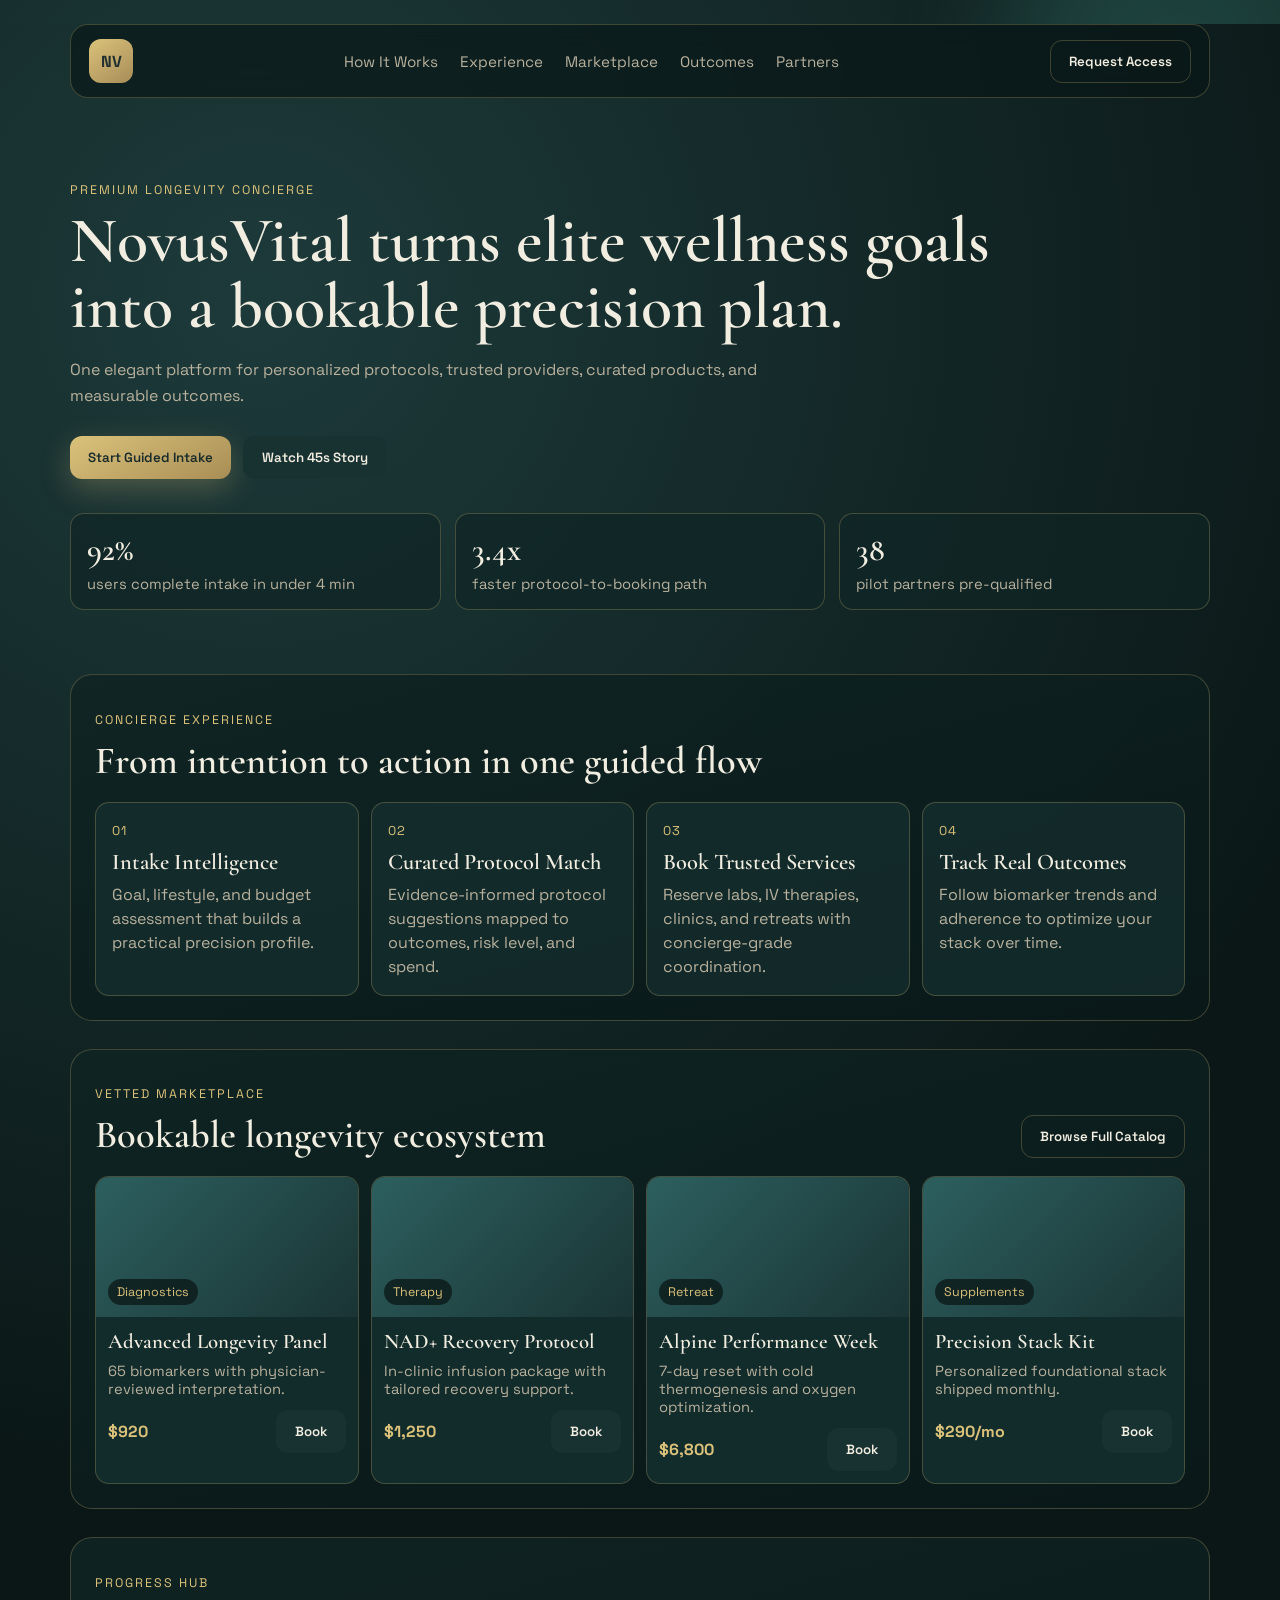
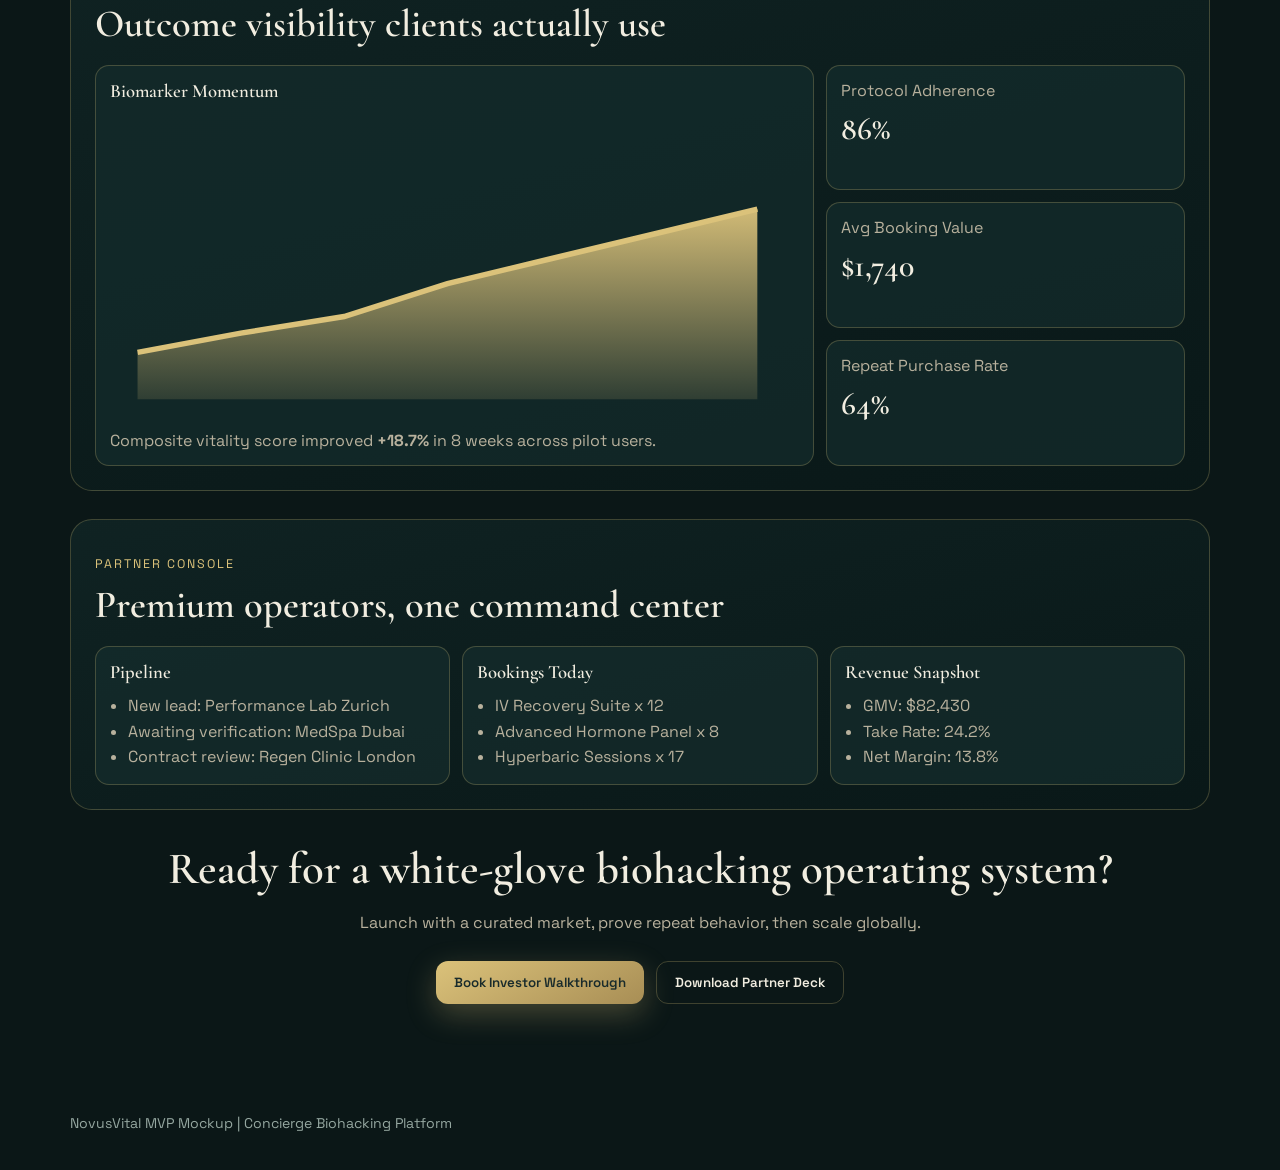
<file: index.html>
<!doctype html>
<html lang="en">
<head>
  <meta charset="UTF-8" />
  <meta name="viewport" content="width=device-width, initial-scale=1.0" />
  <title>NovusVital | Concierge Biohacking OS</title>
  <meta name="description" content="Premium biohacking concierge platform MVP mockup." />
  <link rel="preconnect" href="https://fonts.googleapis.com" />
  <link rel="preconnect" href="https://fonts.gstatic.com" crossorigin />
  <link href="https://fonts.googleapis.com/css2?family=Cormorant+Garamond:wght@500;600;700&family=Space+Grotesk:wght@400;500;600;700&display=swap" rel="stylesheet" />
  <link rel="stylesheet" href="styles.css" />
</head>
<body>
  <div class="bg-orb orb-one"></div>
  <div class="bg-orb orb-two"></div>

  <header class="site-header">
    <div class="brand">NV</div>
    <nav>
      <a href="plain-english.html">How It Works</a>
      <a href="#experience">Experience</a>
      <a href="#marketplace">Marketplace</a>
      <a href="#outcomes">Outcomes</a>
      <a href="#partners">Partners</a>
    </nav>
    <button class="btn btn-outline">Request Access</button>
  </header>

  <main>
    <section class="hero reveal">
      <p class="eyebrow">Premium Longevity Concierge</p>
      <h1>NovusVital turns elite wellness goals into a bookable precision plan.</h1>
      <p class="subcopy">One elegant platform for personalized protocols, trusted providers, curated products, and measurable outcomes.</p>
      <div class="hero-actions">
        <button class="btn btn-primary" id="openIntake">Start Guided Intake</button>
        <button class="btn btn-ghost" id="playDemo">Watch 45s Story</button>
      </div>
      <div class="hero-metrics">
        <article>
          <h3>92%</h3>
          <p>users complete intake in under 4 min</p>
        </article>
        <article>
          <h3>3.4x</h3>
          <p>faster protocol-to-booking path</p>
        </article>
        <article>
          <h3>38</h3>
          <p>pilot partners pre-qualified</p>
        </article>
      </div>
    </section>

    <section id="experience" class="panel reveal">
      <div class="panel-head">
        <p class="eyebrow">Concierge Experience</p>
        <h2>From intention to action in one guided flow</h2>
      </div>
      <div class="journey-grid">
        <article class="journey-card">
          <span>01</span>
          <h3>Intake Intelligence</h3>
          <p>Goal, lifestyle, and budget assessment that builds a practical precision profile.</p>
        </article>
        <article class="journey-card">
          <span>02</span>
          <h3>Curated Protocol Match</h3>
          <p>Evidence-informed protocol suggestions mapped to outcomes, risk level, and spend.</p>
        </article>
        <article class="journey-card">
          <span>03</span>
          <h3>Book Trusted Services</h3>
          <p>Reserve labs, IV therapies, clinics, and retreats with concierge-grade coordination.</p>
        </article>
        <article class="journey-card">
          <span>04</span>
          <h3>Track Real Outcomes</h3>
          <p>Follow biomarker trends and adherence to optimize your stack over time.</p>
        </article>
      </div>
    </section>

    <section id="marketplace" class="panel reveal">
      <div class="panel-head split">
        <div>
          <p class="eyebrow">Vetted Marketplace</p>
          <h2>Bookable longevity ecosystem</h2>
        </div>
        <button class="btn btn-outline">Browse Full Catalog</button>
      </div>
      <div class="market-grid" id="marketGrid"></div>
    </section>

    <section id="outcomes" class="panel reveal outcomes">
      <div class="panel-head">
        <p class="eyebrow">Progress Hub</p>
        <h2>Outcome visibility clients actually use</h2>
      </div>
      <div class="outcomes-layout">
        <article class="chart-card">
          <h3>Biomarker Momentum</h3>
          <svg viewBox="0 0 500 220" class="line-chart" aria-label="Biomarker chart">
            <defs>
              <linearGradient id="lineGrad" x1="0" x2="0" y1="0" y2="1">
                <stop offset="0%" stop-color="#dbc27a" stop-opacity="0.95" />
                <stop offset="100%" stop-color="#dbc27a" stop-opacity="0.15" />
              </linearGradient>
            </defs>
            <polyline points="20,176 95,162 170,150 245,126 320,108 395,90 470,72" fill="none" stroke="#dbc27a" stroke-width="4" />
            <polygon points="20,176 95,162 170,150 245,126 320,108 395,90 470,72 470,210 20,210" fill="url(#lineGrad)" />
          </svg>
          <p>Composite vitality score improved <strong>+18.7%</strong> in 8 weeks across pilot users.</p>
        </article>
        <article class="kpi-stack">
          <div class="kpi">
            <p>Protocol Adherence</p>
            <h3>86%</h3>
          </div>
          <div class="kpi">
            <p>Avg Booking Value</p>
            <h3>$1,740</h3>
          </div>
          <div class="kpi">
            <p>Repeat Purchase Rate</p>
            <h3>64%</h3>
          </div>
        </article>
      </div>
    </section>

    <section id="partners" class="panel reveal">
      <div class="panel-head">
        <p class="eyebrow">Partner Console</p>
        <h2>Premium operators, one command center</h2>
      </div>
      <div class="partner-console">
        <article>
          <h3>Pipeline</h3>
          <ul>
            <li>New lead: Performance Lab Zurich</li>
            <li>Awaiting verification: MedSpa Dubai</li>
            <li>Contract review: Regen Clinic London</li>
          </ul>
        </article>
        <article>
          <h3>Bookings Today</h3>
          <ul>
            <li>IV Recovery Suite x 12</li>
            <li>Advanced Hormone Panel x 8</li>
            <li>Hyperbaric Sessions x 17</li>
          </ul>
        </article>
        <article>
          <h3>Revenue Snapshot</h3>
          <ul>
            <li>GMV: $82,430</li>
            <li>Take Rate: 24.2%</li>
            <li>Net Margin: 13.8%</li>
          </ul>
        </article>
      </div>
    </section>

    <section class="cta reveal">
      <h2>Ready for a white-glove biohacking operating system?</h2>
      <p>Launch with a curated market, prove repeat behavior, then scale globally.</p>
      <div class="hero-actions">
        <button class="btn btn-primary">Book Investor Walkthrough</button>
        <button class="btn btn-outline">Download Partner Deck</button>
      </div>
    </section>
  </main>

  <div class="modal" id="intakeModal" aria-hidden="true">
    <div class="modal-card">
      <button class="close" id="closeIntake" aria-label="Close">x</button>
      <p class="eyebrow">Guided Intake Preview</p>
      <h3>What is your primary outcome over the next 90 days?</h3>
      <div class="choices" id="choices">
        <button data-label="Energy and Recovery">Energy and Recovery</button>
        <button data-label="Fat Loss and Metabolic Health">Fat Loss and Metabolic Health</button>
        <button data-label="Focus and Cognitive Performance">Focus and Cognitive Performance</button>
        <button data-label="Longevity Optimization">Longevity Optimization</button>
      </div>
      <p class="choice-output" id="choiceOutput">Select one to preview your profile pathway.</p>
    </div>
  </div>

  <div class="modal" id="storyModal" aria-hidden="true">
    <div class="story-card">
      <button class="close" id="closeStory" aria-label="Close">x</button>
      <div class="story-layout">
        <div>
          <p class="eyebrow">45s Product Story</p>
          <p class="story-pill" id="storyLabel">Problem Framing</p>
          <h3 id="storyTitle">From scattered wellness spending to one clear plan.</h3>
          <p class="story-copy" id="storyCopy">High-intent users waste money across fragmented providers, disconnected data, and unverified options.</p>
          <div class="story-progress-track" aria-hidden="true">
            <div class="story-progress-fill" id="storyProgress"></div>
          </div>
          <div class="story-meta">
            <p class="story-step" id="storyStep">Scene 1 of 6</p>
            <p class="story-timer" id="storyTimer">00:45</p>
          </div>
          <div class="story-dots" id="storyDots" aria-hidden="true"></div>
        </div>
        <aside class="story-insight">
          <p class="insight-label">Scene Signal</p>
          <h4 id="storyStat">$0</h4>
          <p id="storyHint">A concise metric callout appears here for each scene.</p>
        </aside>
      </div>
      <div class="hero-actions">
        <button class="btn btn-outline" id="storyPrev">Previous</button>
        <button class="btn btn-primary" id="storyNext">Next</button>
      </div>
    </div>
  </div>

  <footer>
    <p>NovusVital MVP Mockup | Concierge Biohacking Platform</p>
  </footer>

  <script src="script.js"></script>
</body>
</html>
</file>
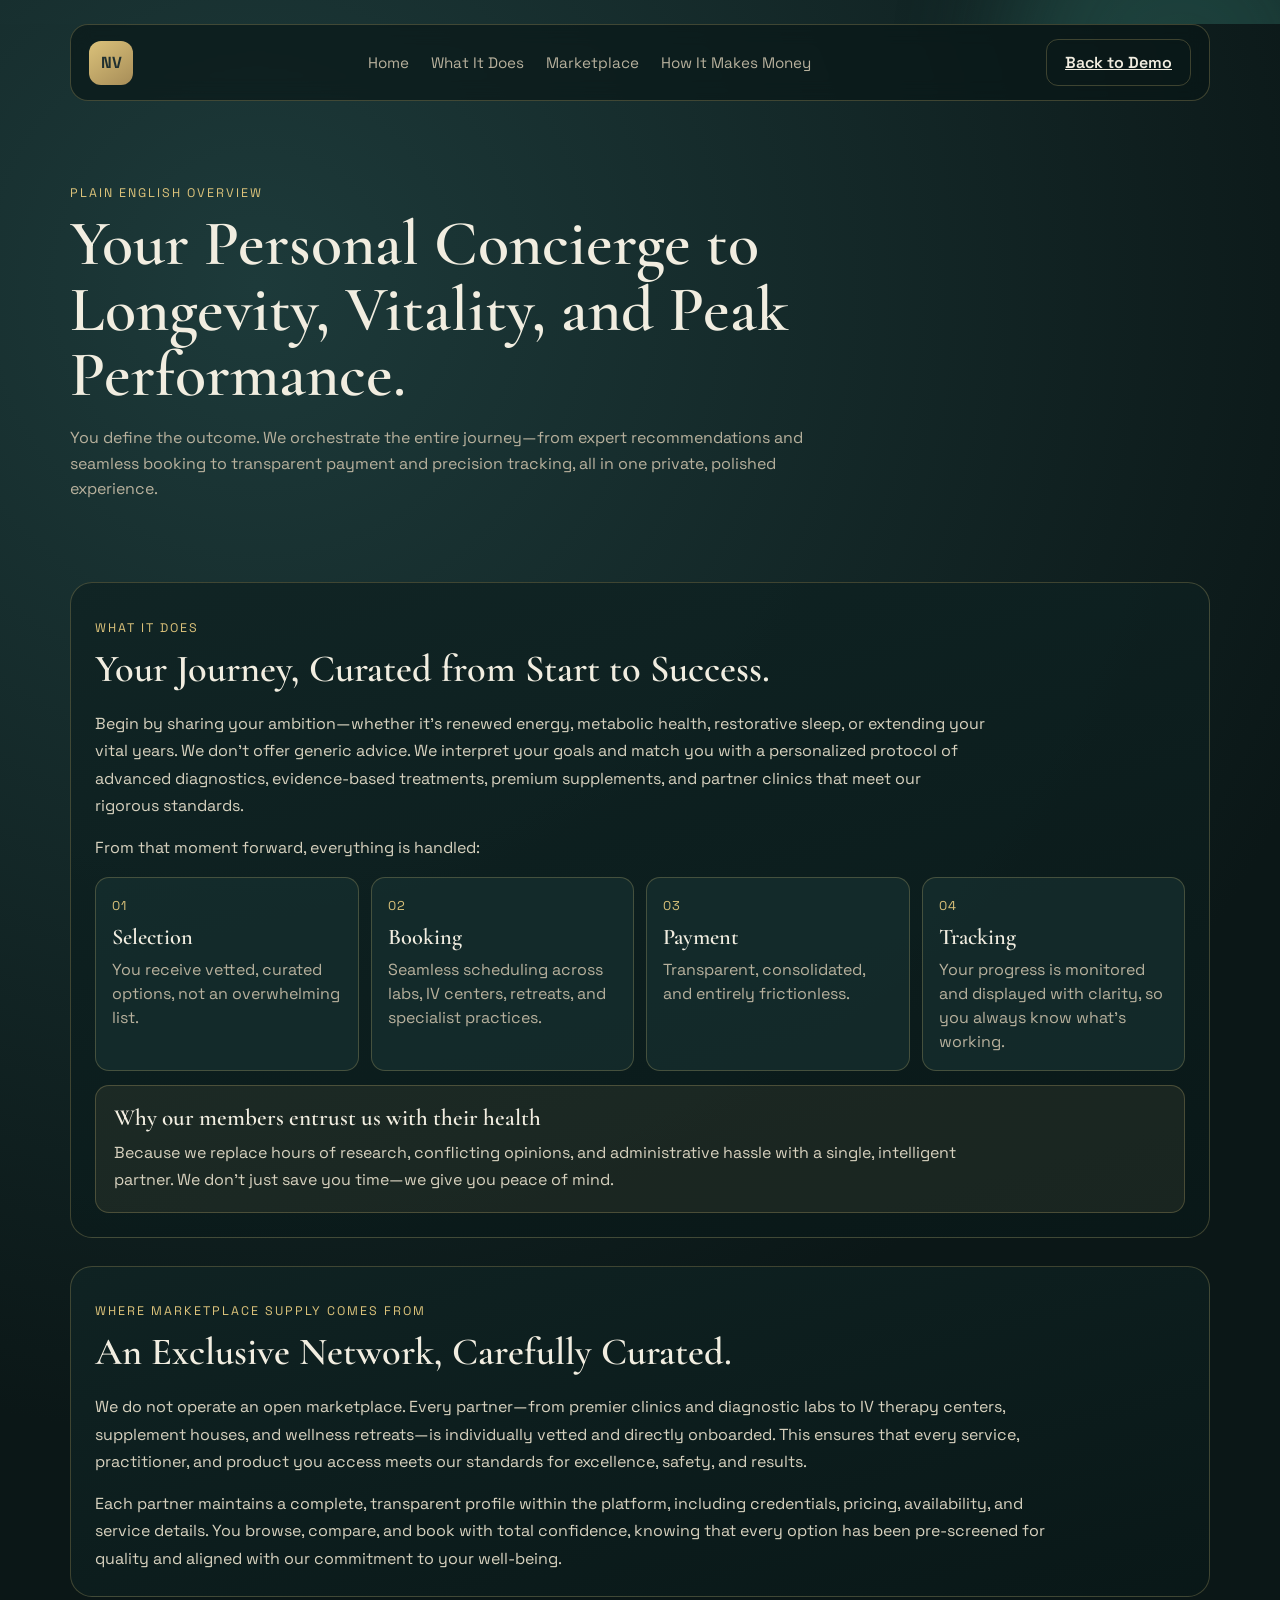
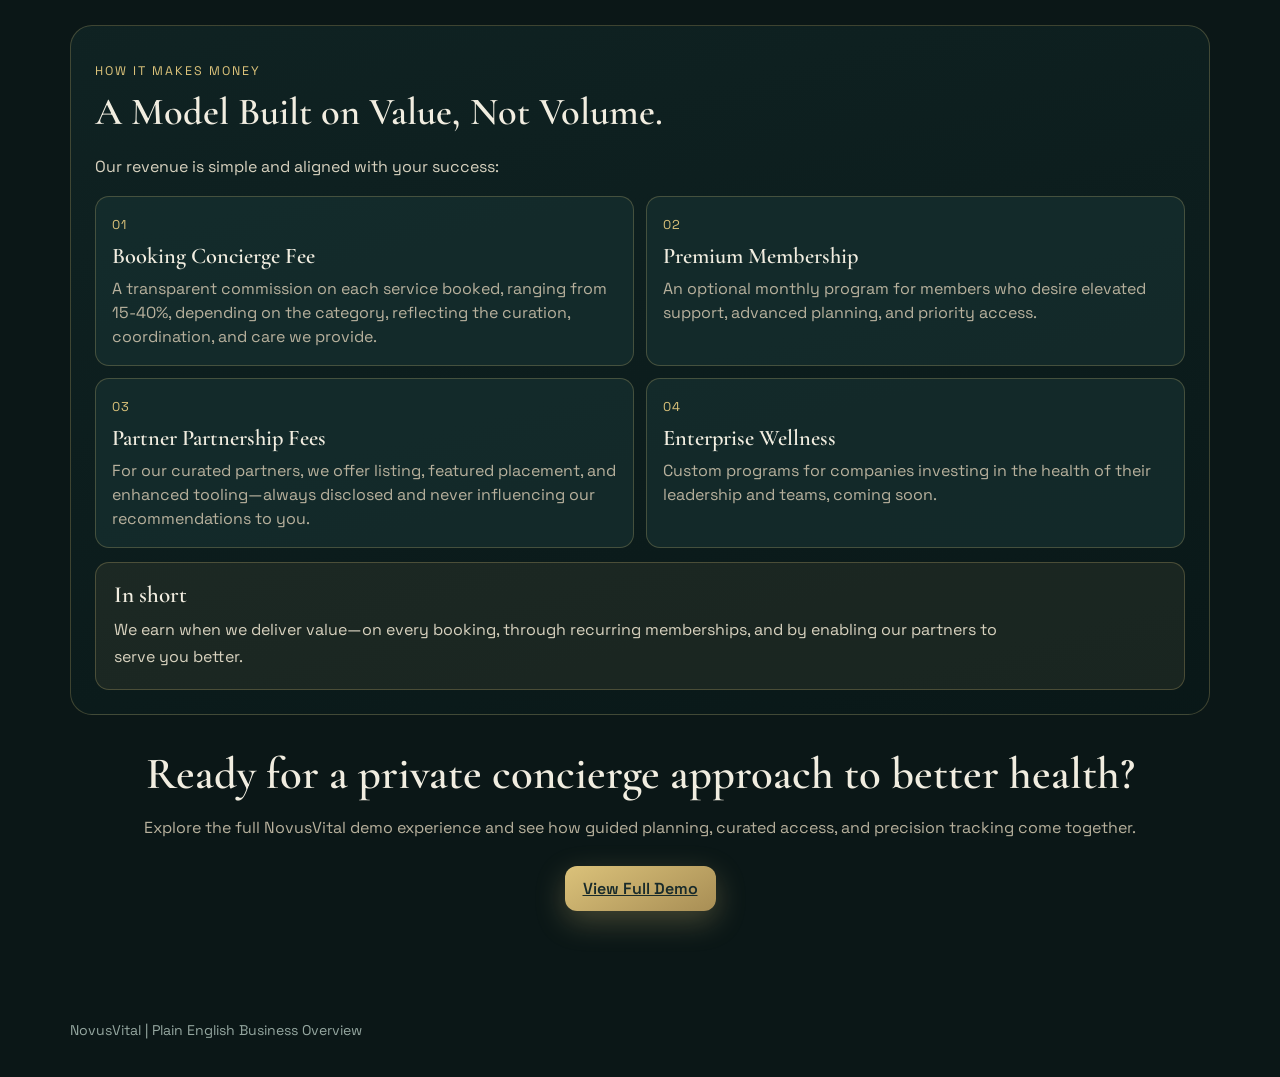
<file: plain-english.html>
<!doctype html>
<html lang="en">
<head>
  <meta charset="UTF-8" />
  <meta name="viewport" content="width=device-width, initial-scale=1.0" />
  <title>NovusVital | Longevity Concierge</title>
  <meta name="description" content="A polished overview of the NovusVital longevity concierge platform, curated partner network, and value-aligned revenue model." />
  <link rel="preconnect" href="https://fonts.googleapis.com" />
  <link rel="preconnect" href="https://fonts.gstatic.com" crossorigin />
  <link href="https://fonts.googleapis.com/css2?family=Cormorant+Garamond:wght@500;600;700&family=Space+Grotesk:wght@400;500;600;700&display=swap" rel="stylesheet" />
  <link rel="stylesheet" href="styles.css" />
</head>
<body>
  <div class="bg-orb orb-one"></div>
  <div class="bg-orb orb-two"></div>

  <header class="site-header">
    <div class="brand">NV</div>
    <nav>
      <a href="index.html">Home</a>
      <a href="#what">What It Does</a>
      <a href="#marketplace">Marketplace</a>
      <a href="#money">How It Makes Money</a>
    </nav>
    <a class="btn btn-outline" href="index.html">Back to Demo</a>
  </header>

  <main>
    <section class="hero reveal">
      <p class="eyebrow">Plain English Overview</p>
      <h1>Your Personal Concierge to Longevity, Vitality, and Peak Performance.</h1>
      <p class="subcopy">You define the outcome. We orchestrate the entire journey&mdash;from expert recommendations and seamless booking to transparent payment and precision tracking, all in one private, polished experience.</p>
    </section>

    <section id="what" class="panel reveal">
      <div class="panel-head">
        <p class="eyebrow">What It Does</p>
        <h2>Your Journey, Curated from Start to Success.</h2>
      </div>
      <div class="copy-block">
        <p>Begin by sharing your ambition&mdash;whether it&rsquo;s renewed energy, metabolic health, restorative sleep, or extending your vital years. We don&rsquo;t offer generic advice. We interpret your goals and match you with a personalized protocol of advanced diagnostics, evidence-based treatments, premium supplements, and partner clinics that meet our rigorous standards.</p>
        <p>From that moment forward, everything is handled:</p>
      </div>
      <div class="journey-grid">
        <article class="journey-card">
          <span>01</span>
          <h3>Selection</h3>
          <p>You receive vetted, curated options, not an overwhelming list.</p>
        </article>
        <article class="journey-card">
          <span>02</span>
          <h3>Booking</h3>
          <p>Seamless scheduling across labs, IV centers, retreats, and specialist practices.</p>
        </article>
        <article class="journey-card">
          <span>03</span>
          <h3>Payment</h3>
          <p>Transparent, consolidated, and entirely frictionless.</p>
        </article>
        <article class="journey-card">
          <span>04</span>
          <h3>Tracking</h3>
          <p>Your progress is monitored and displayed with clarity, so you always know what&rsquo;s working.</p>
        </article>
      </div>
      <div class="member-note">
        <h3>Why our members entrust us with their health</h3>
        <p>Because we replace hours of research, conflicting opinions, and administrative hassle with a single, intelligent partner. We don&rsquo;t just save you time&mdash;we give you peace of mind.</p>
      </div>
    </section>

    <section id="marketplace" class="panel reveal">
      <div class="panel-head">
        <p class="eyebrow">Where Marketplace Supply Comes From</p>
        <h2>An Exclusive Network, Carefully Curated.</h2>
      </div>
      <div class="copy-block wide-copy">
        <p>We do not operate an open marketplace. Every partner&mdash;from premier clinics and diagnostic labs to IV therapy centers, supplement houses, and wellness retreats&mdash;is individually vetted and directly onboarded. This ensures that every service, practitioner, and product you access meets our standards for excellence, safety, and results.</p>
        <p>Each partner maintains a complete, transparent profile within the platform, including credentials, pricing, availability, and service details. You browse, compare, and book with total confidence, knowing that every option has been pre-screened for quality and aligned with our commitment to your well-being.</p>
      </div>
    </section>

    <section id="money" class="panel reveal outcomes">
      <div class="panel-head">
        <p class="eyebrow">How It Makes Money</p>
        <h2>A Model Built on Value, Not Volume.</h2>
      </div>
      <div class="copy-block">
        <p>Our revenue is simple and aligned with your success:</p>
      </div>
      <div class="journey-grid">
        <article class="journey-card">
          <span>01</span>
          <h3>Booking Concierge Fee</h3>
          <p>A transparent commission on each service booked, ranging from 15-40%, depending on the category, reflecting the curation, coordination, and care we provide.</p>
        </article>
        <article class="journey-card">
          <span>02</span>
          <h3>Premium Membership</h3>
          <p>An optional monthly program for members who desire elevated support, advanced planning, and priority access.</p>
        </article>
        <article class="journey-card">
          <span>03</span>
          <h3>Partner Partnership Fees</h3>
          <p>For our curated partners, we offer listing, featured placement, and enhanced tooling&mdash;always disclosed and never influencing our recommendations to you.</p>
        </article>
        <article class="journey-card">
          <span>04</span>
          <h3>Enterprise Wellness</h3>
          <p>Custom programs for companies investing in the health of their leadership and teams, coming soon.</p>
        </article>
      </div>
      <div class="member-note">
        <h3>In short</h3>
        <p>We earn when we deliver value&mdash;on every booking, through recurring memberships, and by enabling our partners to serve you better.</p>
      </div>
    </section>

    <section class="cta reveal">
      <h2>Ready for a private concierge approach to better health?</h2>
      <p>Explore the full NovusVital demo experience and see how guided planning, curated access, and precision tracking come together.</p>
      <div class="hero-actions">
        <a class="btn btn-primary" href="index.html">View Full Demo</a>
      </div>
    </section>
  </main>

  <footer>
    <p>NovusVital | Plain English Business Overview</p>
  </footer>

  <script src="script.js"></script>
</body>
</html>
</file>
<file: styles.css>
:root {
  --bg: #0b1717;
  --bg-soft: #102222;
  --surface: rgba(17, 37, 37, 0.7);
  --surface-solid: #122b2b;
  --text: #f1ede0;
  --muted: #b8b19d;
  --accent: #dbc27a;
  --accent-deep: #9f8752;
  --line: rgba(219, 194, 122, 0.25);
  --success: #7fc7ad;
}

* {
  box-sizing: border-box;
}

html,
body {
  margin: 0;
  padding: 0;
  font-family: "Space Grotesk", sans-serif;
  background: radial-gradient(circle at 20% 10%, #1d3a3a 0%, var(--bg) 45%), var(--bg);
  color: var(--text);
  min-height: 100%;
  scroll-behavior: smooth;
}

body {
  position: relative;
  overflow-x: hidden;
}

.bg-orb {
  position: fixed;
  border-radius: 999px;
  filter: blur(54px);
  z-index: -1;
  opacity: 0.45;
}

.orb-one {
  width: 360px;
  height: 360px;
  top: -120px;
  right: -80px;
  background: #2f6a60;
}

.orb-two {
  width: 420px;
  height: 420px;
  left: -160px;
  bottom: -140px;
  background: #9f8752;
  opacity: 0.25;
}

.site-header {
  width: min(1140px, 92vw);
  margin: 24px auto 32px;
  padding: 14px 18px;
  border: 1px solid var(--line);
  border-radius: 18px;
  display: flex;
  align-items: center;
  justify-content: space-between;
  backdrop-filter: blur(10px);
  background: rgba(9, 22, 22, 0.65);
}

.brand {
  width: 44px;
  height: 44px;
  display: grid;
  place-items: center;
  border-radius: 12px;
  background: linear-gradient(145deg, #dbc27a, #a78d58);
  color: #203030;
  font-weight: 700;
}

nav {
  display: flex;
  gap: 22px;
}

nav a {
  color: var(--muted);
  text-decoration: none;
  font-size: 0.95rem;
}

main {
  width: min(1140px, 92vw);
  margin: 0 auto;
  padding-bottom: 64px;
}

.hero {
  padding: 40px 0 36px;
}

.eyebrow {
  text-transform: uppercase;
  letter-spacing: 0.16em;
  font-size: 0.78rem;
  color: var(--accent);
  margin-bottom: 10px;
}

h1,
h2,
h3 {
  font-family: "Cormorant Garamond", serif;
  font-weight: 600;
  margin: 0;
}

h1 {
  font-size: clamp(2.2rem, 5vw, 4.4rem);
  line-height: 1.02;
  max-width: 950px;
}

.subcopy {
  margin-top: 18px;
  color: var(--muted);
  max-width: 760px;
  line-height: 1.6;
}

.copy-block {
  max-width: 890px;
  color: #d8d2bf;
  line-height: 1.72;
}

.copy-block p {
  margin: 0 0 14px;
}

.copy-block p:last-child {
  margin-bottom: 0;
}

.wide-copy {
  max-width: 980px;
}

.hero-actions {
  margin-top: 28px;
  display: flex;
  gap: 12px;
  flex-wrap: wrap;
}

.btn {
  border: 0;
  border-radius: 12px;
  padding: 12px 18px;
  font-family: inherit;
  font-weight: 600;
  cursor: pointer;
  transition: transform 0.22s ease, box-shadow 0.22s ease, background 0.22s ease;
}

.btn:hover {
  transform: translateY(-2px);
}

.btn-primary {
  background: linear-gradient(150deg, #dbc27a, #a88e55);
  color: #192b2b;
  box-shadow: 0 10px 30px rgba(219, 194, 122, 0.28);
}

.btn-outline {
  background: transparent;
  color: var(--text);
  border: 1px solid var(--line);
}

.btn-ghost {
  background: #183131;
  color: var(--text);
  border: 1px solid transparent;
}

.hero-metrics {
  margin-top: 34px;
  display: grid;
  grid-template-columns: repeat(3, minmax(0, 1fr));
  gap: 14px;
}

.hero-metrics article {
  background: var(--surface);
  border: 1px solid var(--line);
  border-radius: 14px;
  padding: 16px;
}

.hero-metrics h3 {
  font-size: 2rem;
}

.hero-metrics p {
  margin: 6px 0 0;
  color: var(--muted);
  font-size: 0.92rem;
}

.panel {
  margin-top: 28px;
  border: 1px solid var(--line);
  border-radius: 22px;
  background: linear-gradient(165deg, rgba(16, 36, 36, 0.9), rgba(9, 24, 24, 0.9));
  padding: 24px;
}

.panel-head {
  margin-bottom: 18px;
}

.panel-head h2 {
  font-size: clamp(1.6rem, 3vw, 2.6rem);
}

.split {
  display: flex;
  justify-content: space-between;
  gap: 12px;
  align-items: end;
}

.journey-grid {
  display: grid;
  grid-template-columns: repeat(4, minmax(0, 1fr));
  gap: 12px;
}

.journey-card {
  background: rgba(23, 48, 48, 0.72);
  border: 1px solid var(--line);
  border-radius: 14px;
  padding: 16px;
}

.journey-card span {
  color: var(--accent);
  font-size: 0.8rem;
  letter-spacing: 0.1em;
}

.journey-card h3 {
  margin-top: 8px;
  font-size: 1.4rem;
}

.journey-card p {
  color: var(--muted);
  margin: 8px 0 0;
  line-height: 1.5;
}

.member-note {
  margin-top: 14px;
  border: 1px solid var(--line);
  border-radius: 14px;
  padding: 18px;
  background: rgba(219, 194, 122, 0.08);
}

.member-note h3 {
  font-size: 1.45rem;
}

.member-note p {
  color: #d8d2bf;
  line-height: 1.68;
  margin: 8px 0 0;
  max-width: 900px;
}

.copy-block + .journey-grid {
  margin-top: 16px;
}

.outcomes .journey-grid {
  grid-template-columns: repeat(2, minmax(0, 1fr));
}

.market-grid {
  display: grid;
  grid-template-columns: repeat(4, minmax(0, 1fr));
  gap: 12px;
}

.market-card {
  border: 1px solid var(--line);
  border-radius: 14px;
  overflow: hidden;
  background: var(--surface-solid);
}

.market-image {
  height: 140px;
  background: linear-gradient(135deg, #2d5f5f, #1a3434);
  display: grid;
  place-items: end start;
  padding: 12px;
}

.market-image span {
  background: rgba(10, 22, 22, 0.75);
  padding: 5px 9px;
  border-radius: 999px;
  font-size: 0.78rem;
  color: var(--accent);
}

.market-body {
  padding: 12px;
}

.market-body h3 {
  font-size: 1.3rem;
}

.market-body p {
  color: var(--muted);
  margin: 8px 0 12px;
  font-size: 0.92rem;
}

.market-foot {
  display: flex;
  justify-content: space-between;
  align-items: center;
}

.market-foot strong {
  color: var(--accent);
}

.outcomes-layout {
  display: grid;
  grid-template-columns: 2fr 1fr;
  gap: 12px;
}

.chart-card,
.kpi-stack .kpi {
  border: 1px solid var(--line);
  border-radius: 14px;
  background: rgba(21, 45, 45, 0.7);
}

.chart-card {
  padding: 14px;
}

.line-chart {
  width: 100%;
  margin: 8px 0;
}

.chart-card p {
  color: var(--muted);
  margin: 4px 0 0;
}

.kpi-stack {
  display: grid;
  grid-template-rows: repeat(3, 1fr);
  gap: 12px;
}

.kpi {
  padding: 14px;
}

.kpi p {
  margin: 0;
  color: var(--muted);
}

.kpi h3 {
  margin-top: 8px;
  font-size: 2rem;
}

.partner-console {
  display: grid;
  grid-template-columns: repeat(3, minmax(0, 1fr));
  gap: 12px;
}

.partner-console article {
  border: 1px solid var(--line);
  border-radius: 14px;
  padding: 14px;
  background: rgba(21, 45, 45, 0.72);
}

.partner-console ul {
  margin: 10px 0 0;
  padding-left: 18px;
  color: var(--muted);
  line-height: 1.6;
}

.cta {
  text-align: center;
  padding: 32px 20px;
}

.cta h2 {
  font-size: clamp(1.8rem, 3.5vw, 3rem);
}

.cta p {
  color: var(--muted);
}

.cta .hero-actions {
  justify-content: center;
}

footer {
  width: min(1140px, 92vw);
  margin: 0 auto 38px;
  color: #95a7a0;
  font-size: 0.88rem;
}

.modal {
  position: fixed;
  inset: 0;
  background: rgba(5, 14, 14, 0.78);
  display: grid;
  place-items: center;
  opacity: 0;
  pointer-events: none;
  transition: opacity 0.25s ease;
}

.modal.show {
  opacity: 1;
  pointer-events: auto;
}

.modal-card {
  width: min(640px, 92vw);
  border-radius: 18px;
  border: 1px solid var(--line);
  background: #0f2323;
  padding: 22px;
  position: relative;
}

.story-card {
  width: min(760px, 94vw);
  border-radius: 22px;
  border: 1px solid var(--line);
  background: linear-gradient(165deg, rgba(19, 42, 42, 0.96), rgba(11, 26, 26, 0.98));
  padding: 26px;
  position: relative;
  box-shadow: 0 24px 80px rgba(0, 0, 0, 0.45);
  overflow: hidden;
}

.story-card::before {
  content: "";
  position: absolute;
  width: 220px;
  height: 220px;
  border-radius: 999px;
  top: -80px;
  right: -70px;
  background: radial-gradient(circle, rgba(219, 194, 122, 0.32), rgba(219, 194, 122, 0));
  pointer-events: none;
}

.story-layout {
  display: grid;
  grid-template-columns: 1.8fr 1fr;
  gap: 18px;
}

.story-pill {
  display: inline-flex;
  margin: 0 0 10px;
  padding: 6px 10px;
  border-radius: 999px;
  font-size: 0.78rem;
  letter-spacing: 0.08em;
  text-transform: uppercase;
  border: 1px solid var(--line);
  color: var(--accent);
  background: rgba(219, 194, 122, 0.1);
}

.story-copy {
  margin-top: 12px;
  color: #d6d0bc;
  line-height: 1.65;
  min-height: 88px;
}

.story-progress-track {
  margin-top: 16px;
  width: 100%;
  height: 8px;
  border-radius: 999px;
  background: rgba(219, 194, 122, 0.2);
  overflow: hidden;
}

.story-progress-fill {
  width: 0%;
  height: 100%;
  background: linear-gradient(90deg, #dbc27a, #a88e55);
  transition: width 0.35s ease;
}

.story-step {
  margin-top: 0;
  color: var(--success);
  font-size: 0.9rem;
}

.story-meta {
  margin-top: 10px;
  display: flex;
  justify-content: space-between;
  align-items: center;
}

.story-timer {
  margin: 0;
  color: var(--accent);
  font-weight: 700;
  letter-spacing: 0.06em;
}

.story-dots {
  margin-top: 12px;
  display: grid;
  grid-template-columns: repeat(6, minmax(0, 1fr));
  gap: 6px;
}

.story-dots span {
  height: 6px;
  border-radius: 999px;
  background: rgba(219, 194, 122, 0.2);
}

.story-dots span.active {
  background: #dbc27a;
  box-shadow: 0 0 14px rgba(219, 194, 122, 0.8);
}

.story-insight {
  border: 1px solid var(--line);
  border-radius: 14px;
  padding: 14px;
  background: rgba(10, 24, 24, 0.72);
}

.insight-label {
  margin: 0;
  color: #9eb5ab;
  text-transform: uppercase;
  letter-spacing: 0.14em;
  font-size: 0.72rem;
}

.story-insight h4 {
  margin: 8px 0;
  font-size: clamp(1.6rem, 3vw, 2.4rem);
  color: var(--accent);
}

.story-insight p {
  margin: 0;
  color: #c6c0ab;
  line-height: 1.6;
}

.close {
  position: absolute;
  right: 12px;
  top: 10px;
  border: 0;
  background: transparent;
  color: var(--muted);
  font-size: 1.1rem;
  cursor: pointer;
}

.choices {
  margin-top: 14px;
  display: grid;
  grid-template-columns: repeat(2, minmax(0, 1fr));
  gap: 8px;
}

.choices button {
  border: 1px solid var(--line);
  border-radius: 10px;
  padding: 10px;
  background: #173636;
  color: var(--text);
  text-align: left;
  cursor: pointer;
}

.choice-output {
  margin-top: 14px;
  color: var(--success);
  min-height: 24px;
}

.reveal {
  opacity: 0;
  transform: translateY(18px);
  transition: opacity 0.65s ease, transform 0.65s ease;
}

.reveal.visible {
  opacity: 1;
  transform: translateY(0);
}

@media (max-width: 1020px) {
  nav {
    display: none;
  }

  .journey-grid,
  .market-grid {
    grid-template-columns: repeat(2, minmax(0, 1fr));
  }

  .outcomes .journey-grid {
    grid-template-columns: 1fr;
  }

  .partner-console {
    grid-template-columns: 1fr;
  }
}

@media (max-width: 760px) {
  .hero-metrics,
  .journey-grid,
  .market-grid,
  .outcomes-layout,
  .choices {
    grid-template-columns: 1fr;
  }

  .story-layout {
    grid-template-columns: 1fr;
  }

  .story-copy {
    min-height: 0;
  }

  .split {
    align-items: start;
    flex-direction: column;
  }

  .site-header {
    margin-top: 14px;
  }
}
</file>
